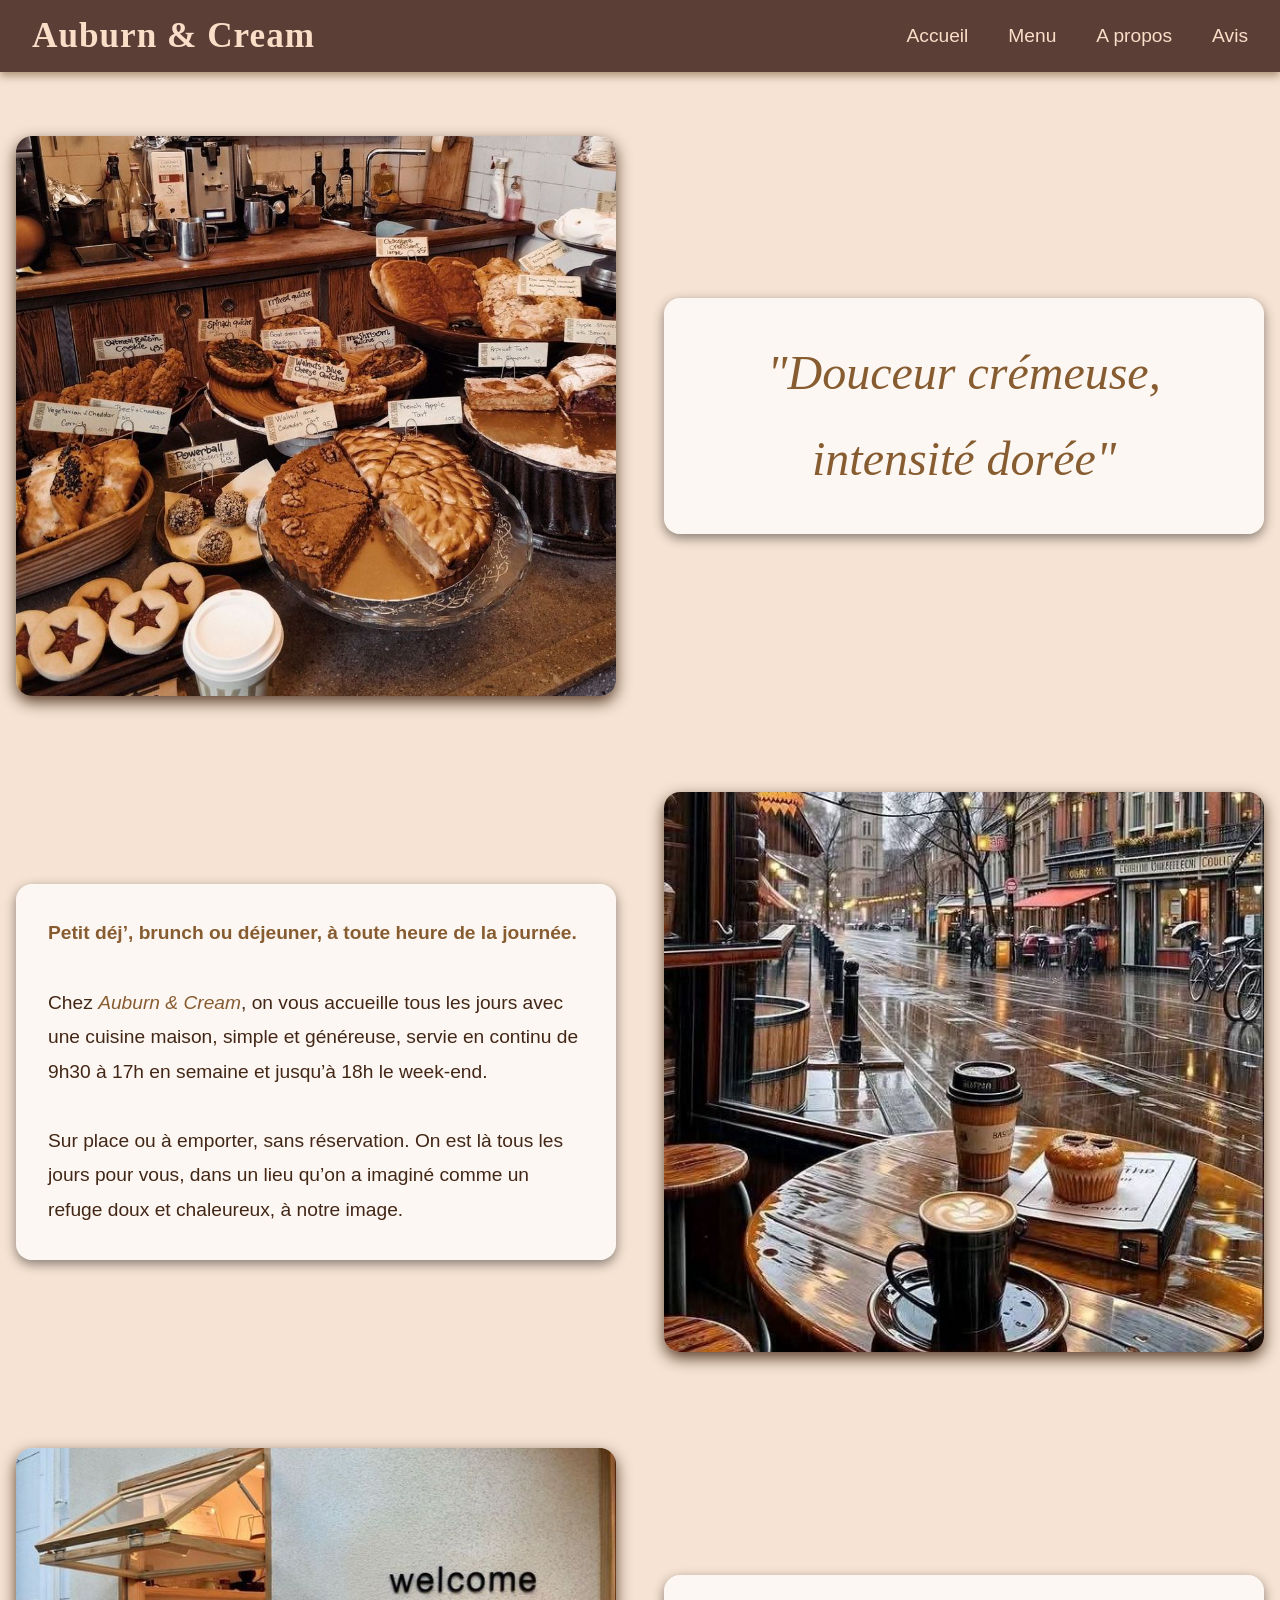
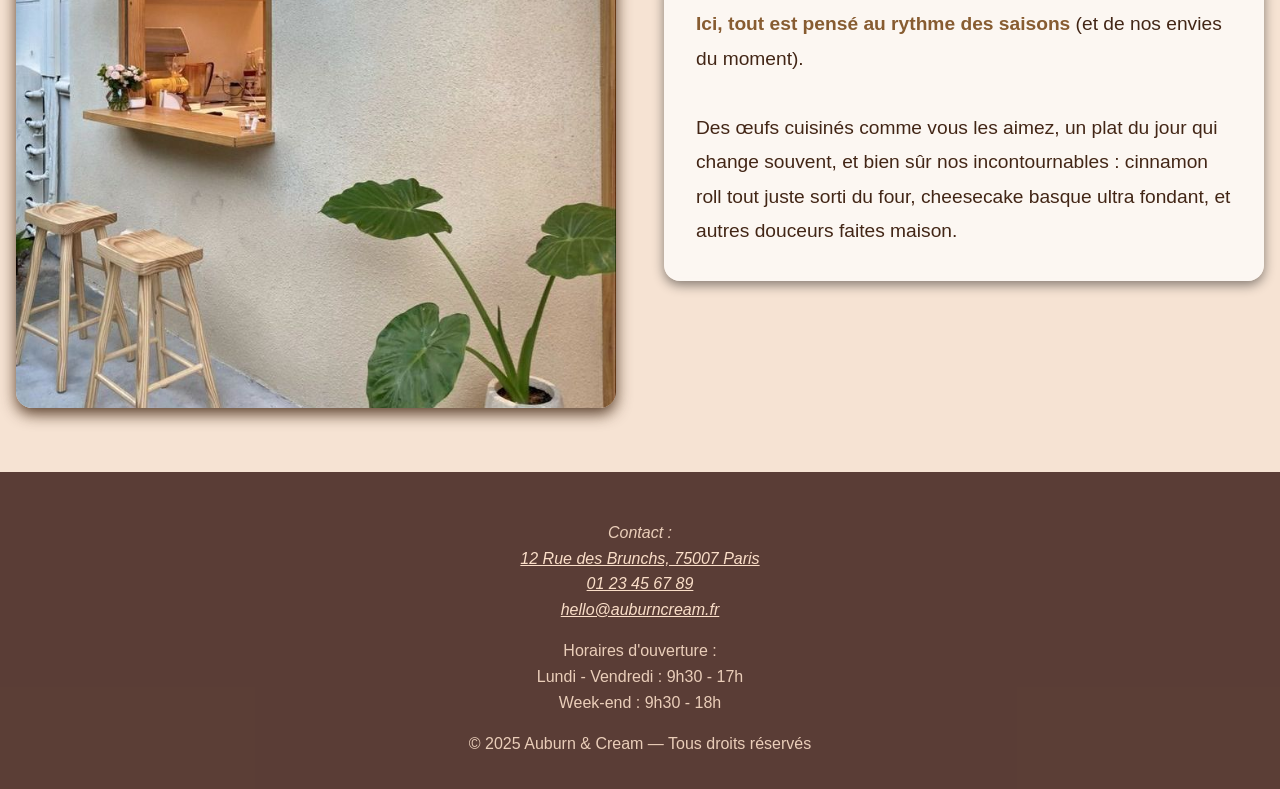
<file: index.html>
<!DOCTYPE html>
<html lang="fr">
<head>
    <meta charset="UTF-8">
    <meta http-equiv="refresh" content="0; url=accueil.html">
    <title>Redirection...</title>
</head>
<body>
    <p>Redirection en cours...</p>
    <script>
        window.location.href = "accueil.html";
    </script>
</body>
</html>
</file>
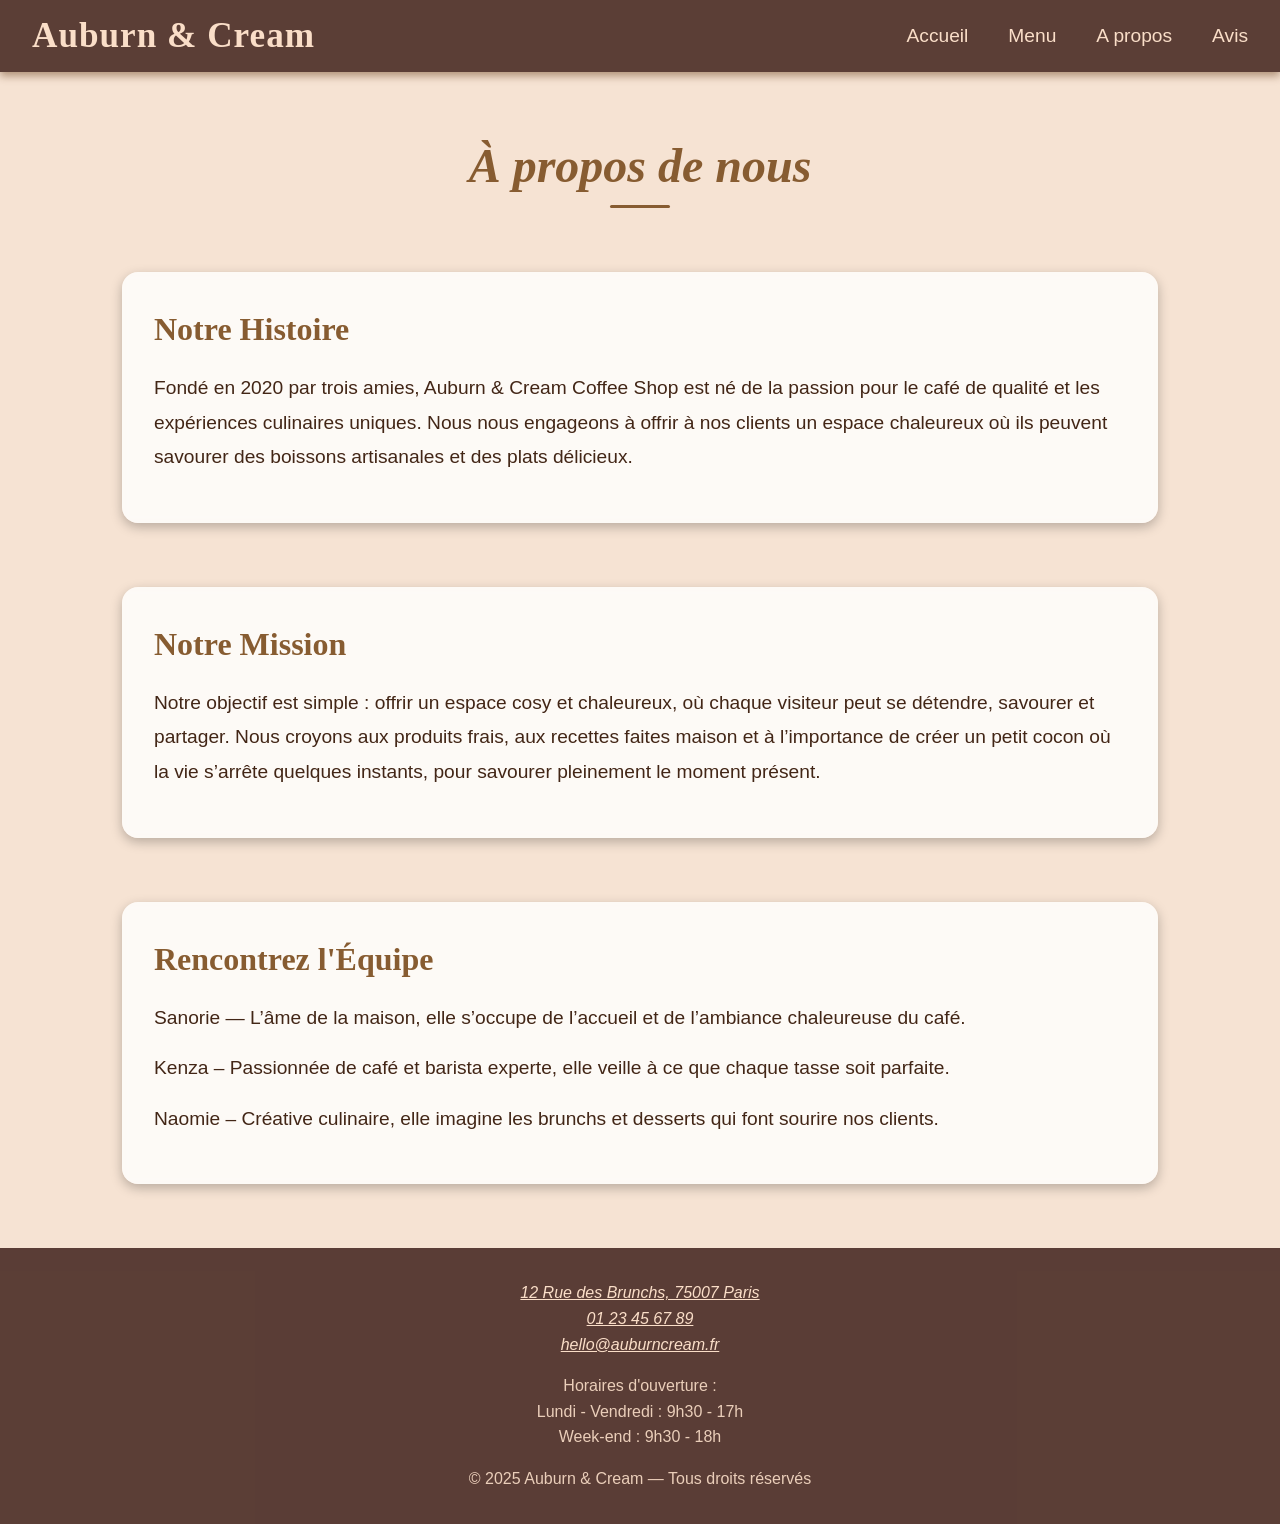
<file: a-propos.html>
<!DOCTYPE html>
<html lang="fr">
<head>  
    <meta charset="UTF-8">
    <meta name="viewport" content="width=device-width, initial-scale=1.0">
    <title>Auburn &amp; Cream - À propos</title>
    <link rel="stylesheet" href="CSS/a-propos.css">
</head>

<body>

    <header>
        <h1 id="logo">
            <a href="accueil.html">Auburn &amp; Cream</a>
        </h1>
            
        <nav aria-label="Navigation principale">
            <ul>
                <li><a href="accueil.html">Accueil</a></li>
                <li><a href="menu.html">Menu</a></li>
                <li><a href="a-propos.html">A propos</a></li>
                <li><a href="avis.html">Avis</a></li>
            </ul>
        </nav>
    </header>

    
    <main>
        <h2>À propos de nous</h2>

        <section class="about-section">
            <h3>Notre Histoire</h3>
            <p>
                Fondé en 2020 par trois amies, Auburn & Cream Coffee Shop est né de la passion pour le café de qualité et les expériences culinaires uniques. Nous nous engageons à offrir à nos clients un espace chaleureux où ils peuvent savourer des boissons artisanales et des plats délicieux.
            </p>
        </section>

        <section class="about-section">
            <h3>Notre Mission</h3>
            <p>
                Notre objectif est simple : offrir un espace cosy et chaleureux, où chaque visiteur peut se détendre, savourer et partager. Nous croyons aux produits frais, aux recettes faites maison et à l’importance de créer un petit cocon où la vie s’arrête quelques instants, pour savourer pleinement le moment présent.
            </p>
        </section>

        <section class="about-section">
            <h3>Rencontrez l'Équipe</h3>
            <p>Sanorie — L’âme de la maison, elle s’occupe de l’accueil et de l’ambiance chaleureuse du café.</p>
            <p>Kenza – Passionnée de café et barista experte, elle veille à ce que chaque tasse soit parfaite.</p>
            <p>Naomie – Créative culinaire, elle imagine les brunchs et desserts qui font sourire nos clients.</p>
        </section>
        </main>

        <footer>
            
            <address>
                <a href="https://www.google.fr/maps/search/12+Rue+des+Brunchs,+75007+Paris/@48.8861543,2.3272931,13z/data=!3m1!4b1?entry=ttu&g_ep=EgoyMDI1MTAxNC4wIKXMDSoASAFQAw%3D%3D" target="_blank">12 Rue des Brunchs, 75007 Paris</a><br>
                <a href="tel:+33123456789">01 23 45 67 89</a><br>
                <a href="mailto:hello@auburncream.fr">hello@auburncream.fr</a>
            </address>
            
            <p>
                Horaires d'ouverture :
                <br>
                Lundi - Vendredi : 9h30 - 17h
                <br>
                Week-end : 9h30 - 18h
            </p>
            
            <p>
                &copy; 2025 Auburn &amp; Cream — Tous droits réservés
            </p>
        
        </footer>
</body>
</html>
</file>
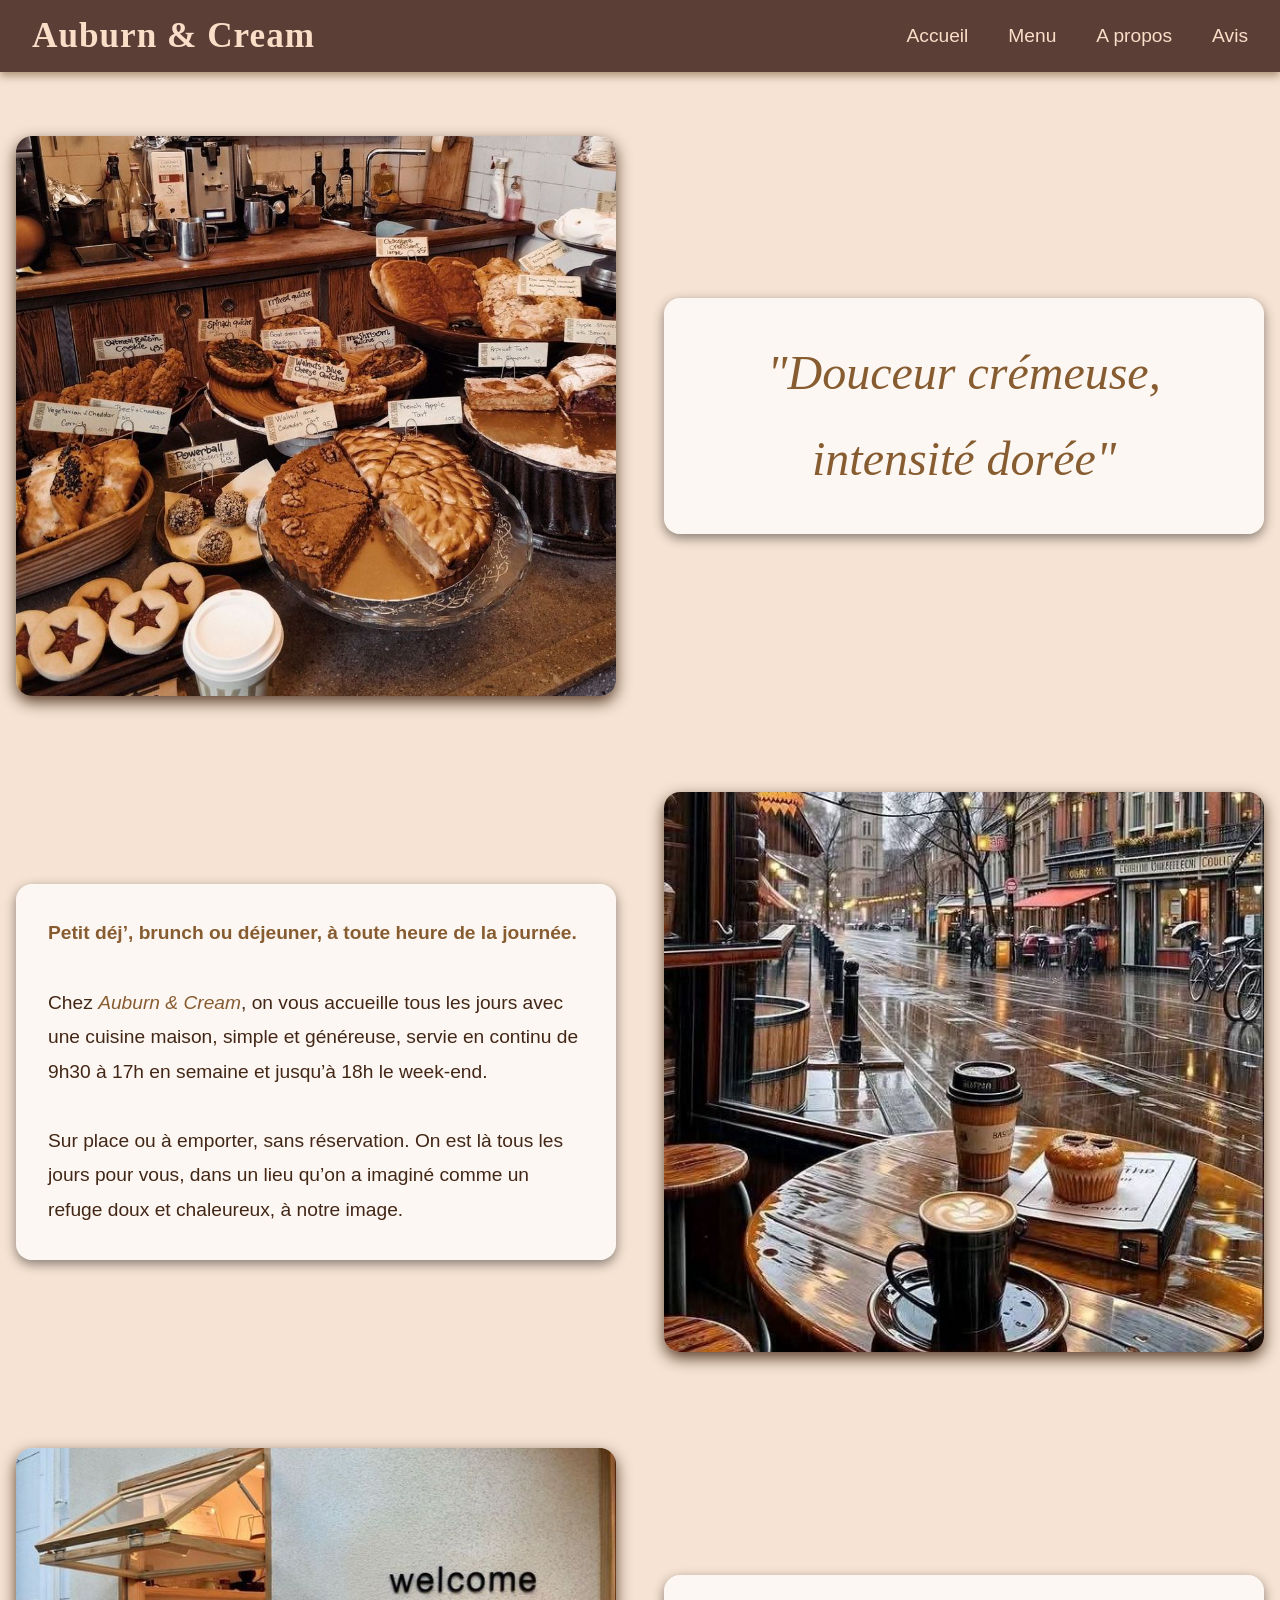
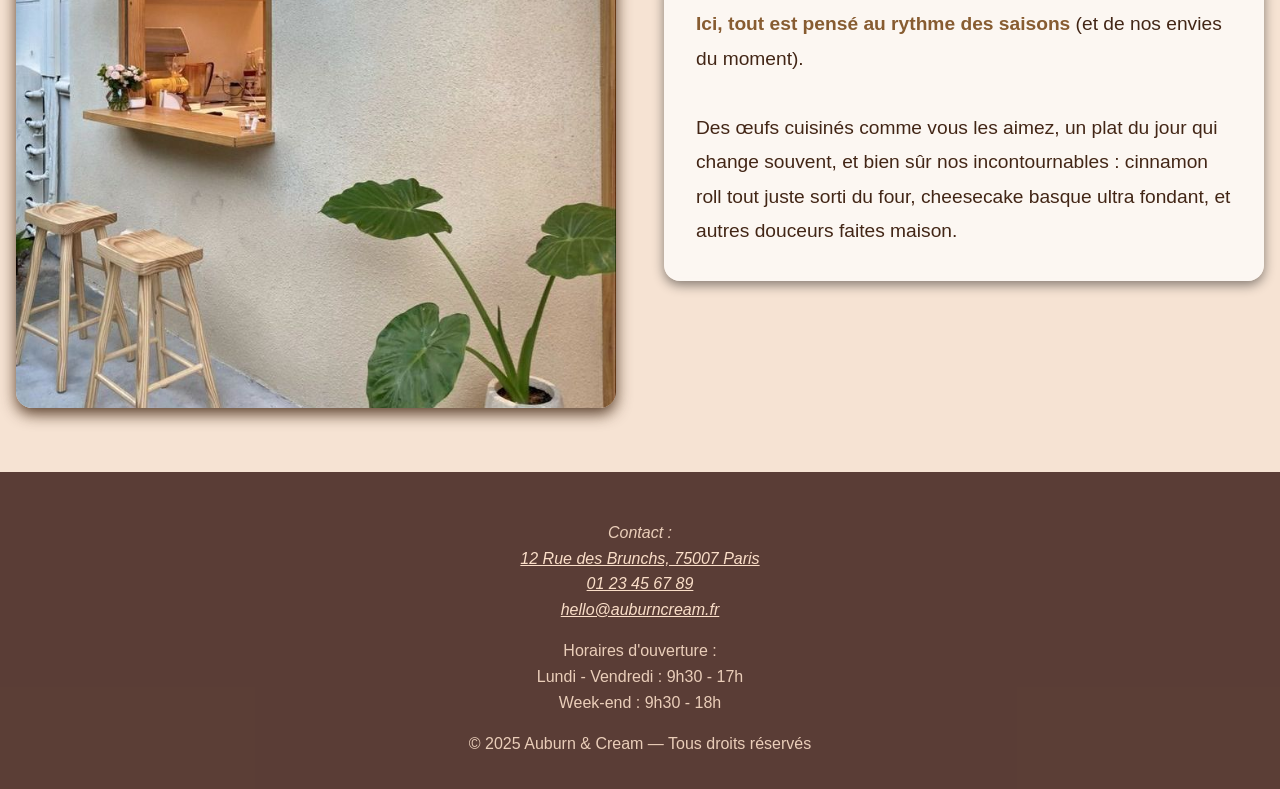
<file: accueil.html>
<!DOCTYPE html>
<html lang="fr">

    <head>
        <meta charset="UTF-8">
        <meta name="viewport" content="width=device-width, initial-scale=1.0">
        <title>Auburn &amp; Cream - Accueil</title>
        <link rel="stylesheet" href="CSS/accueil.css">
    </head>
    
    
    <body>
        
        <header>
            
            <h1 id="logo">
                <a href="accueil.html">Auburn &amp; Cream</a>
            </h1>
            
            <nav aria-label="Navigation principale">
                <ul>
                    <li><a href="accueil.html">Accueil</a></li>
                    <li><a href="menu.html">Menu</a></li>
                    <li><a href="a-propos.html">A propos</a></li>
                    <li><a href="avis.html">Avis</a></li>
                </ul>
            </nav>
        
        </header>
        
        
        <main>

            <section class="block">

                <div class="image">
                    <img src="images/contoir.jpg" alt="Comptoir du café Auburn &amp; Cream">
                </div>

                <div class="text">
                    <blockquote>
                        "Douceur crémeuse,
                        <br>
                        intensité dorée"
                    </blockquote>
                </div>

            </section>
            

            <section class="block">
                
                <div class="text">
                    <p>
                        <strong>Petit déj’, brunch ou déjeuner, à toute heure de la journée.</strong>
                        <br>
                        <br>
                        Chez <em>Auburn &amp; Cream</em>, on vous accueille tous les jours avec une cuisine maison, simple et généreuse, servie en continu de 9h30 à 17h en semaine et jusqu’à 18h le week-end.
                        <br>
                        <br>
                        Sur place ou à emporter, sans réservation. On est là tous les jours pour vous, dans un lieu qu’on a imaginé comme un refuge doux et chaleureux, à notre image.
                    </p>
                </div>
                
                <div class="image">
                    <img src="images/vitrine.jpg" alt="Vitrine interieur Auburn & Cream">
                </div>

            </section>
            
            
            <section class="block">

                <div class="image">
                    <img src="images/facade-exterieur.jpg" alt="Façade extérieur Auburn & Cream">
                </div>
                
                <div class="text">
                    <p>
                        <strong>Ici, tout est pensé au rythme des saisons</strong> (et de nos envies du moment).
                        <br>
                        <br>
                        Des œufs cuisinés comme vous les aimez, un plat du jour qui change souvent, et bien sûr nos incontournables : cinnamon roll tout juste sorti du four, cheesecake basque ultra fondant, et autres douceurs faites maison.
                    </p>
                </div>

            </section>
        
        </main>
        
        
        <footer>
            
            <address>
                <p>Contact :</p>
                <a href="https://www.google.fr/maps/search/12+Rue+des+Brunchs,+75007+Paris/@48.8861543,2.3272931,13z/data=!3m1!4b1?entry=ttu&g_ep=EgoyMDI1MTAxNC4wIKXMDSoASAFQAw%3D%3D" target="_blank">12 Rue des Brunchs, 75007 Paris</a><br>
                <a href="tel:+33123456789">01 23 45 67 89</a><br>
                <a href="mailto:hello@auburncream.fr">hello@auburncream.fr</a>
            </address>
            
            <p>
                Horaires d'ouverture :
                <br>
                Lundi - Vendredi : 9h30 - 17h
                <br>
                Week-end : 9h30 - 18h
            </p>
            
            <p>
                &copy; 2025 Auburn &amp; Cream — Tous droits réservés
            </p>
        
        </footer>
    
    </body>
    
</html>
</file>
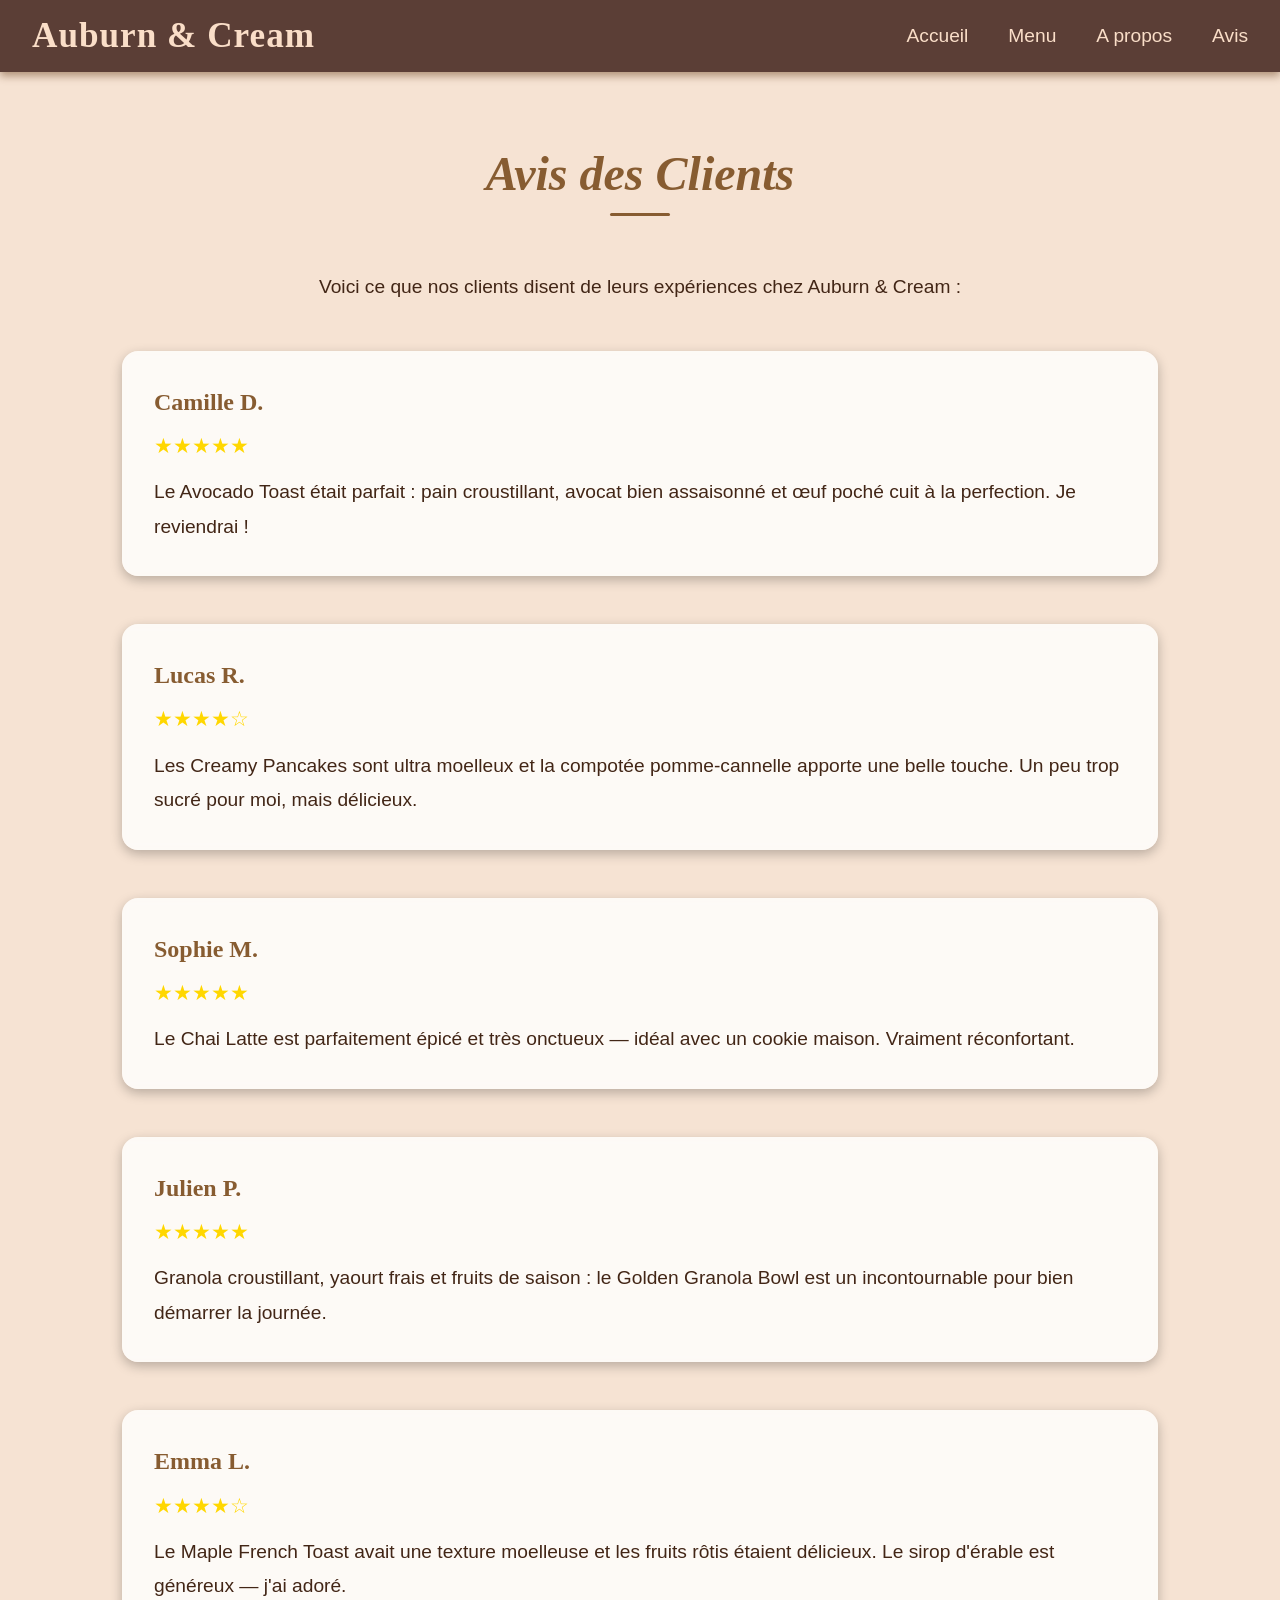
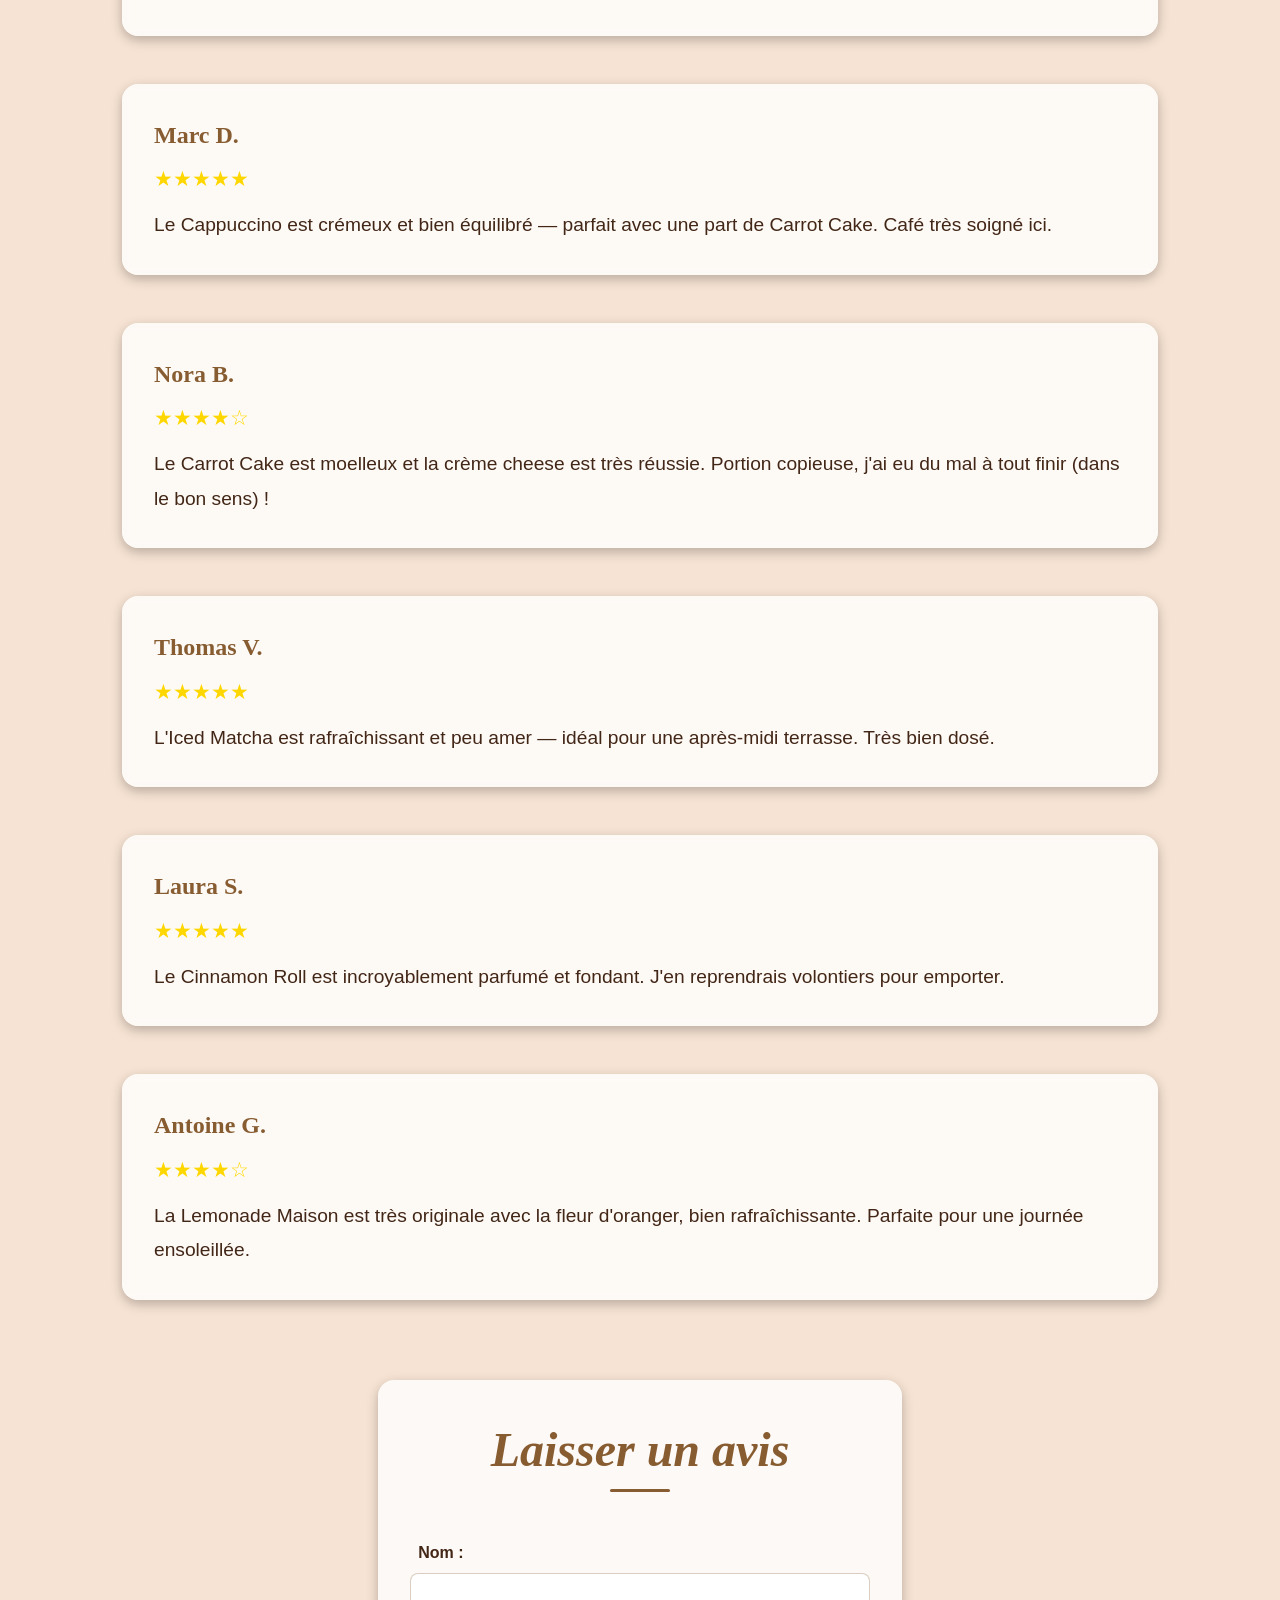
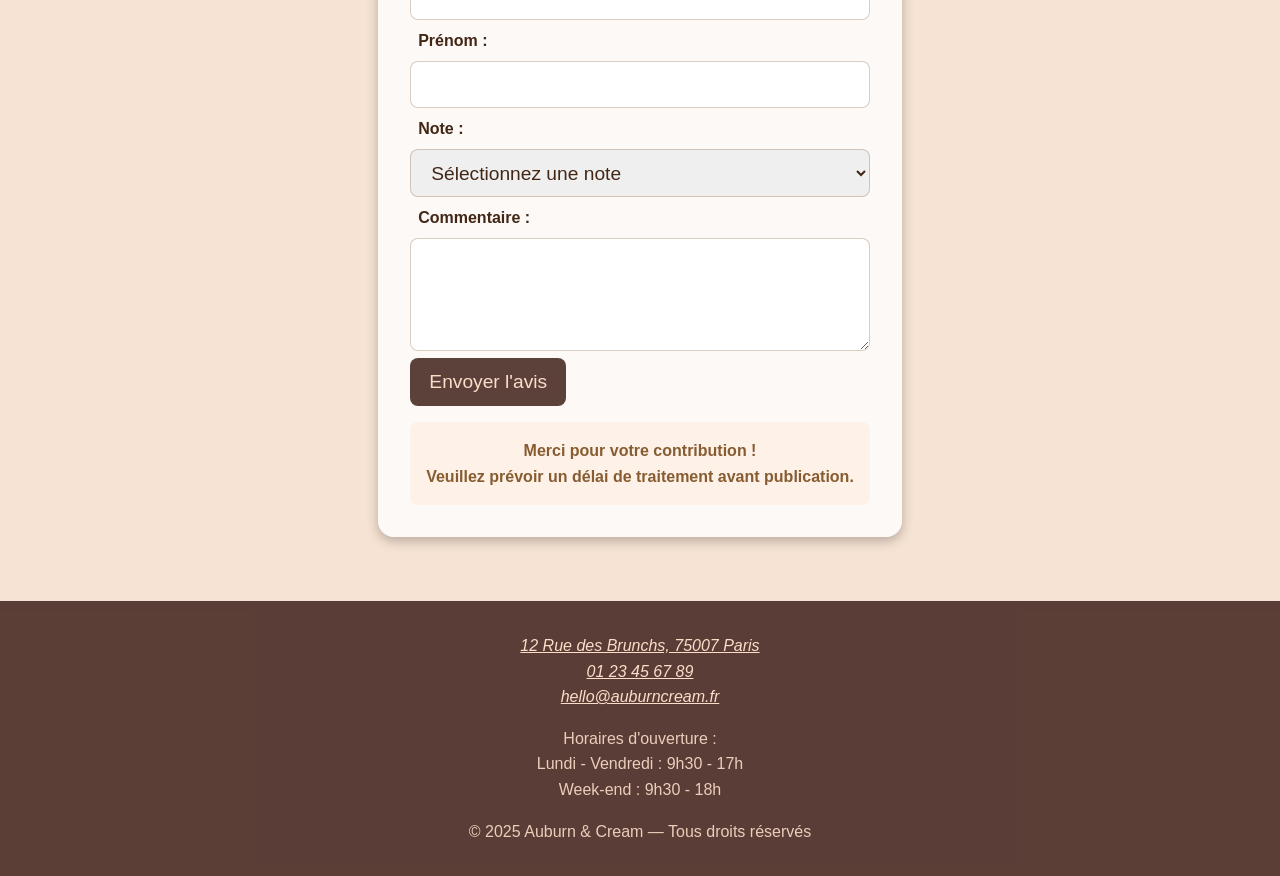
<file: avis.html>
<!DOCTYPE html>
<html lang="fr">
  
<head>
    <meta charset="UTF-8">
    <meta name="viewport" content="width=device-width, initial-scale=1.0">
    <title>Auburn &amp; Cream - Avis</title>
    <link rel="stylesheet" href="CSS/avis.css">
</head>
    
<body>
    <header>
        <h1 id="logo">
            <a href="accueil.html">Auburn &amp; Cream</a>
        </h1>

        <nav aria-label="Navigation principale">
            <ul>
                <li><a href="accueil.html">Accueil</a></li>
                <li><a href="menu.html">Menu</a></li>
                <li><a href="a-propos.html">A propos</a></li>
                <li><a href="avis.html">Avis</a></li>
            </ul>
        </nav>
    </header>

    
    <main>
        <section class="reviews">
            <h2>Avis des Clients</h2>
            <p>Voici ce que nos clients disent de leurs expériences chez Auburn & Cream :</p>

            <article class="review">
                <h3>Camille D.</h3>
                <div class="stars" aria-label="5 sur 5">★★★★★</div>
                <p>
                    Le Avocado Toast était parfait : pain croustillant, avocat bien assaisonné et œuf poché cuit à la perfection. Je reviendrai !
                </p>
            </article>

            <article class="review">
                <h3>Lucas R.</h3>
                <div class="stars" aria-label="4 sur 5">★★★★☆</div>
                <p>
                    Les Creamy Pancakes sont ultra moelleux et la compotée pomme-cannelle apporte une belle touche. Un peu trop sucré pour moi, mais délicieux.
                </p>
            </article>

            <article class="review">
                <h3>Sophie M.</h3>
                <div class="stars" aria-label="5 sur 5">★★★★★</div>
                <p>
                    Le Chai Latte est parfaitement épicé et très onctueux — idéal avec un cookie maison. Vraiment réconfortant.
                </p>
            </article>

            <article class="review">
                <h3>Julien P.</h3>
                <div class="stars" aria-label="5 sur 5">★★★★★</div>
                <p>
                    Granola croustillant, yaourt frais et fruits de saison : le Golden Granola Bowl est un incontournable pour bien démarrer la journée.
                </p>
            </article>

            <article class="review">
                <h3>Emma L.</h3>
                <div class="stars" aria-label="4 sur 5">★★★★☆</div>
                <p>
                    Le Maple French Toast avait une texture moelleuse et les fruits rôtis étaient délicieux. Le sirop d'érable est généreux — j'ai adoré.
                </p>
            </article>

            <article class="review">
                <h3>Marc D.</h3>
                <div class="stars" aria-label="5 sur 5">★★★★★</div>
                <p>
                    Le Cappuccino est crémeux et bien équilibré — parfait avec une part de Carrot Cake. Café très soigné ici.
                </p>
            </article>

            <article class="review">
                <h3>Nora B.</h3>
                <div class="stars" aria-label="4 sur 5">★★★★☆</div>
                <p>
                    Le Carrot Cake est moelleux et la crème cheese est très réussie. Portion copieuse, j'ai eu du mal à tout finir (dans le bon sens) !
                </p>
            </article>

            <article class="review">
                <h3>Thomas V.</h3>
                <div class="stars" aria-label="5 sur 5">★★★★★</div>
                <p>
                    L'Iced Matcha est rafraîchissant et peu amer — idéal pour une après-midi terrasse. Très bien dosé.
                </p>
            </article>

            <article class="review">
                <h3>Laura S.</h3>
                <div class="stars" aria-label="5 sur 5">★★★★★</div>
                <p>
                    Le Cinnamon Roll est incroyablement parfumé et fondant. J'en reprendrais volontiers pour emporter.
                </p>
            </article>

            <article class="review">
                <h3>Antoine G.</h3>
                <div class="stars" aria-label="4 sur 5">★★★★☆</div>
                <p>
                    La Lemonade Maison est très originale avec la fleur d'oranger, bien rafraîchissante. Parfaite pour une journée ensoleillée.
                </p>
            </article>
        </section>

        <section class="avis-form">
            <h2>Laisser un avis</h2>
            <form class="review-form">
                <label for="nom">Nom :</label>
                <input type="text" id="nom" name="nom" required>
                
                <label for="prenom">Prénom :</label>
                <input type="text" id="prenom" name="prenom" required>
                
                <label for="rating">Note :</label>
                <select id="rating" name="rating" required>
                    <option value="">Sélectionnez une note</option>
                    <option value="5">★★★★★</option>
                    <option value="4">★★★★☆</option>
                    <option value="3">★★★☆☆</option>
                    <option value="2">★★☆☆☆</option>
                    <option value="1">★☆☆☆☆</option>
                </select>

                <label for="comment">Commentaire :</label>
                <textarea id="comment" name="comment" rows="4" required></textarea>
                
                <button type="submit">Envoyer l'avis</button>

                <p class="merci">
                    Merci pour votre contribution !
                    <br>
                    Veuillez prévoir un délai de traitement avant publication.
                </p>
            </form>
        </section>
    </main>
    
    
    <footer>
        <address>
            <a href="https://www.google.fr/maps/search/12+Rue+des+Brunchs,+75007+Paris/@48.8861543,2.3272931,13z/data=!3m1!4b1?entry=ttu&g_ep=EgoyMDI1MTAxNC4wIKXMDSoASAFQAw%3D%3D" target="_blank">12 Rue des Brunchs, 75007 Paris</a><br>
            <a href="tel:+33123456789">01 23 45 67 89</a><br>
            <a href="mailto:hello@auburncream.fr">hello@auburncream.fr</a>
        </address>
        
        <p>
            Horaires d'ouverture :
            <br>
            Lundi - Vendredi : 9h30 - 17h
            <br>
            Week-end : 9h30 - 18h
        </p>
        
        <p>
            &copy; 2025 Auburn &amp; Cream — Tous droits réservés
        </p>
    
    </footer>

</body>
</html>
</file>
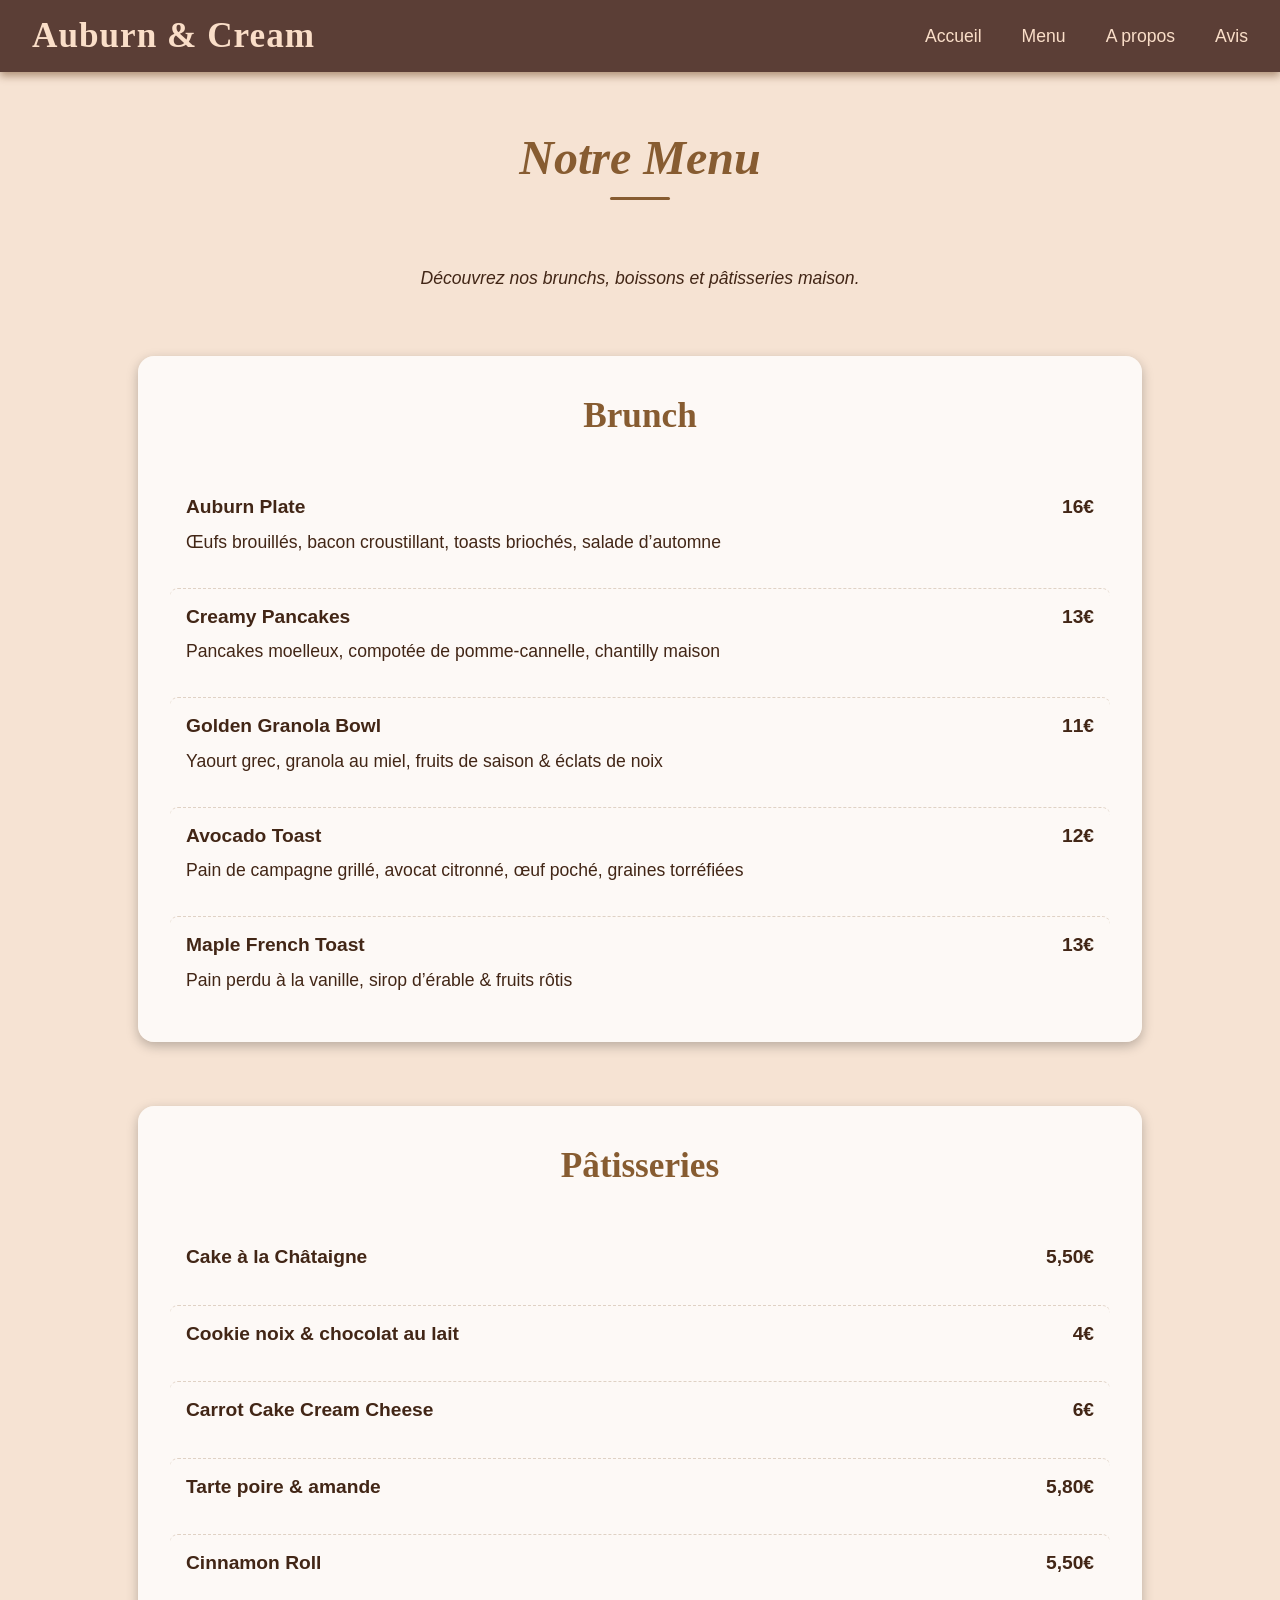
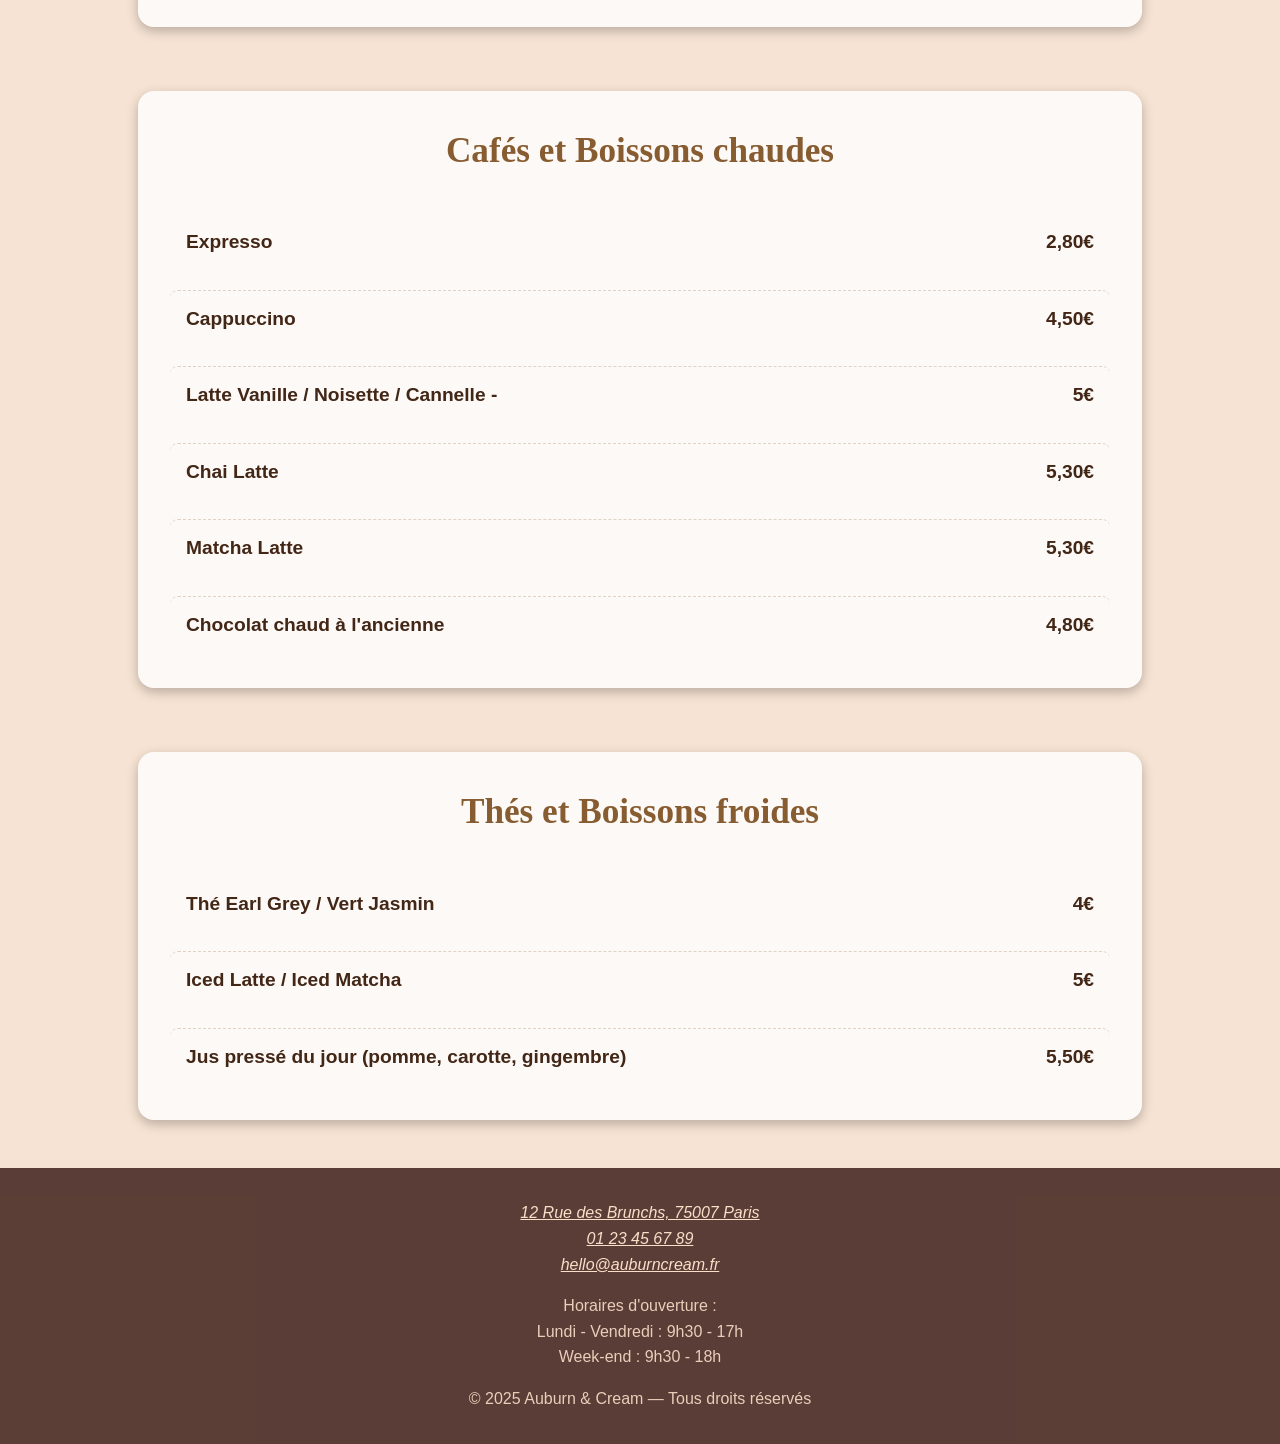
<file: menu.html>
<!DOCTYPE html>
<html lang="fr">

    <head>
        <meta charset="UTF-8">
        <meta name="viewport" content="width=device-width, initial-scale=1.0">
        <title>Auburn &amp; Cream - Menu</title>
        <link rel="stylesheet" href="CSS/menu.css">
    </head>
    
    
    <body>
        
        <header>
            
            <h1 id="logo">
                <a href="accueil.html">Auburn &amp; Cream</a>
            </h1>
            
            <nav aria-label="Navigation principale">
                <ul>
                    <li><a href="accueil.html">Accueil</a></li>
                    <li><a href="menu.html">Menu</a></li>
                    <li><a href="a-propos.html">A propos</a></li>
                    <li><a href="avis.html">Avis</a></li>
                </ul>
            </nav>
        
        </header>
        
        
        <main>

            <h2>Notre Menu</h2>
            <p>Découvrez nos brunchs, boissons et pâtisseries maison.</p>
            
            <section class="menu-section">
                <h3>Brunch</h3>
                
                <ul>
                    <li>
                        <h4>Auburn Plate <span class="price">16€</span></h4>
                        <p>Œufs brouillés, bacon croustillant, toasts briochés, salade d’automne</p>
                    </li>                
                    <li>
                        <h4>Creamy Pancakes <span class="price">13€</span></h4>
                        <p>Pancakes moelleux, compotée de pomme-cannelle, chantilly maison</p>
                    </li>
                    <li>
                        <h4>Golden Granola Bowl <span class="price">11€</span></h4>
                        <p>Yaourt grec, granola au miel, fruits de saison & éclats de noix</p>
                    </li>                
                    <li>
                        <h4>Avocado Toast <span class="price">12€</span></h4>
                        <p>Pain de campagne grillé, avocat citronné, œuf poché, graines torréfiées </p>
                    </li>                
                    <li>
                        <h4>Maple French Toast <span class="price">13€</span></h4>
                        <p>Pain perdu à la vanille, sirop d’érable & fruits rôtis</p>
                    </li>           
                </ul>
            </section> 

            <section class="menu-section">
                <h3>Pâtisseries</h3>
                
                <ul>                
                    <li><h4>Cake à la Châtaigne <span class="price">5,50€</span></h4></li>               
                    <li><h4>Cookie noix & chocolat au lait <span class="price">4€</span></h4></li>               
                    <li><h4>Carrot Cake Cream Cheese <span class="price">6€</span></h4></li>                
                    <li><h4>Tarte poire & amande <span class="price">5,80€</span></h4></li>               
                    <li><h4>Cinnamon Roll <span class="price">5,50€</span></h4></li>
                </ul>        
            </section> 
            
            <section class="menu-section">
                <h3>Cafés et Boissons chaudes</h3>
                
                <ul>
                    <li><h4>Expresso <span class="price">2,80€</span></h4></li>
                    <li><h4>Cappuccino <span class="price">4,50€</span></h4></li>
                    <li><h4>Latte Vanille / Noisette / Cannelle - <span class="price">5€</span></h4></li>                
                    <li><h4>Chai Latte <span class="price">5,30€</span></h4></li>                
                    <li><h4>Matcha Latte <span class="price">5,30€</span></h4></li>                
                    <li><h4>Chocolat chaud à l'ancienne <span class="price">4,80€</span></h4></li>            
                </ul>
            </section>

            <section class="menu-section">
                <h3>Thés et Boissons froides</h3>
                
                <ul>
                    <li><h4>Thé Earl Grey / Vert Jasmin <span class="price">4€</span></h4></li>
                    <li><h4>Iced Latte / Iced Matcha <span class="price">5€</span></h4></li>
                    <li><h4>Jus pressé du jour (pomme, carotte, gingembre) <span class="price">5,50€</span></h4></li>
                </ul>
            </section>

        </main>
        
        <footer>

            <address>
                <a href="https://www.google.fr/maps/search/12+Rue+des+Brunchs,+75007+Paris/@48.8861543,2.3272931,13z/data=!3m1!4b1?entry=ttu&g_ep=EgoyMDI1MTAxNC4wIKXMDSoASAFQAw%3D%3D" target="_blank">12 Rue des Brunchs, 75007 Paris</a><br>
                <a href="tel:+33123456789">01 23 45 67 89</a><br>
                <a href="mailto:hello@auburncream.fr">hello@auburncream.fr</a>
            </address>
            
            <p>
                Horaires d'ouverture :
                <br>
                Lundi - Vendredi : 9h30 - 17h
                <br>
                Week-end : 9h30 - 18h
            </p>
            
            <p>
                &copy; 2025 Auburn &amp; Cream — Tous droits réservés
            </p>
        
        </footer>

    </body>

</html>
</file>
<file: CSS/a-propos.css>
/* RESET */
* {
  margin: 0;
  padding: 0;
  box-sizing: border-box;
}

ul, ol {
  list-style: none;
}

a {
  text-decoration: none;
  color: inherit;
}

/* VARIABLES GLOBALES */

:root {
  --color-primary: #3d1e18d6;      /* brun */
  --color-secondary: #fadec8;      /* beige */
  --color-bg: #f6e3d3;             /* fond */
  --color-text: #422616;           /* texte */
  --color-accent: #875c31;         /* détails / hover + logo */

  --font-primary: 'Lora', serif;              /* titres */
  --font-secondary: 'Poppins', sans-serif;   /* texte */

  --font-size-footer: 1rem;
  --font-size-h1: 2.2rem;
  --font-size-h2: 3rem;
  --font-size-h3: 2rem;
  --font-size-p: 1.2rem;
}

/* BODY */

body {
  font-family: var(--font-secondary);
  background-color: var(--color-bg);
  color: var(--color-text);
  line-height: 1.6;
  padding-top: 2rem;
}


/* HEADER */

header {
  position: fixed;
  top: 0;
  left: 0;
  width: 100%;
  height: 4.5rem;

  display: flex;
  justify-content: space-between;
  align-items: center;
    
  background-color: var(--color-primary);
  padding: 0 2rem;
  z-index: 1000;

  box-shadow: 0 4px 8px rgba(89, 45, 9, 0.445);
  transition: background-color 0.3s ease, box-shadow 0.3s ease;
}

nav ul {
  display: flex;
  gap: 2.5rem;
  font-size: var(--font-size-p);
}

nav a {
  color: var(--color-secondary);
  position: relative;
  transition: color 0.3s ease;
}

nav a::after {
  content: "";
  position: absolute;
  left: 0;
  bottom: -3px;
  width: 0%;
  height: 2px;
  background-color: var(--color-accent);
  transition: width 0.3s ease;
}

nav a:hover {
  color: var(--color-accent);
}

nav a:hover::after {
  width: 100%;
}

#logo {
  font-family: var(--font-primary);
  font-size: var(--font-size-h1);
  color: var(--color-secondary);
  letter-spacing: 1px;
  transition: color 0.3s ease-in-out;
}

#logo:hover {
  color: var(--color-accent);
}


/* MAIN CONTENT */

main {
  max-width: 1100px;
  margin: 0 auto;
  padding: 6rem 2rem 4rem;
  display: flex;
  flex-direction: column;
  gap: 4rem;
}

h2 {
  text-align: center;
  font-size: var(--font-size-h2);
  font-family: var(--font-primary);
  font-style: italic;
  color: var(--color-accent);
}

h2::after {
  content: "";
  display: block;
  width: 60px;
  height: 3px;
  background-color: var(--color-accent);
  margin: 0rem auto;
  border-radius: 2px;
}

.about-section {
  background-color: rgba(255, 255, 255, 0.8);
  backdrop-filter: blur(3px);
  border-radius: 1rem;
  padding: 2rem;
  box-shadow: 0 4px 12px rgba(0, 0, 0, 0.25);
  transition: transform 0.2s ease, background-color 0.3s ease;
}

.about-section:hover {
  transform: scale(1.02);
}

.about-section h3 {
  font-family: var(--font-primary);
  font-size: var(--font-size-h3);
  color: var(--color-accent);
  margin-bottom: 1rem;
}

.about-section p {
  font-size: var(--font-size-p);
  line-height: 1.8;
  color: var(--color-text);
  margin-bottom: 1rem;
}


/* FOOTER */

footer {
  background-color: var(--color-primary);
  color: var(--color-secondary);
  text-align: center;
  font-size: var(--font-size-footer);
  padding: 2rem 1rem;
  line-height: 1.6;
}

footer a {
  color: var(--color-secondary);
  text-decoration: underline;
  transition: color 0.3s ease;
}

footer p {
  margin-top: 1rem;
  opacity: 0.9;
}

address a:hover {
  color: var(--color-accent);
}


/*RESPONSIVE*/

@media (max-width: 768px) {
  html {
    font-size: smaller;
  }

  header {
    flex-direction: column;
    height: auto;
    padding: 0.8rem;
    gap: 0.5rem;
  }

  nav ul {
    gap: 1.5rem;
  }

  main {
    padding: 5rem 1rem 3rem;
    gap: 3rem;
  }

  .about-section h3 {
    font-size: 1.6rem;
  }

  .about-section p {
    font-size: 1.1rem;
  }
}
</file>
<file: CSS/accueil.css>
/* RESET */

* {
  margin: 0;
  padding: 0;
  box-sizing: border-box;
}

ul, ol {
  list-style: none;
}

a {
  text-decoration: none;
  color: inherit;
}

img {
  max-width: 100%;
  display: block;
}

/* VARIABLES GLOBALES */

:root {
  --color-primary: #3d1e18d6;      /* brun */
  --color-secondary: #fadec8;    /* beige */
  --color-bg: #f6e3d3;           /* fond */
  --color-text: #422616;         /* texte */
  --color-accent: #875c31;       /* détails ou hover + logo */

  --font-primary: 'Lora', serif;            /* titres */
  --font-secondary: 'Poppins', sans-serif;  /* texte */

  --font-size-footer: 1rem;
  --font-size-h1: 2.2rem;
  --font-size-h2: 3rem;
  --font-size-p: 1.2rem;
}

/* BODY */

body {
  font-family: var(--font-secondary);
  background-color: var(--color-bg);
  padding-top: 4.5rem;
}

/* HEADER */

header {
  position: fixed;
  top: 0;
  left: 0;
  width: 100%;
  height: 4.5rem;

  display: flex;
  justify-content: space-between;
  align-items: center;
    
  background-color: var(--color-primary);
  padding: 0 2rem;
  z-index: 1000;

  box-shadow: 0 4px 8px rgba(89, 45, 9, 0.445);
  transition: background-color 0.3s ease, box-shadow 0.3s ease;
}

nav ul {
  display: flex;
  gap: 2.5rem;
  font-size: var(--font-size-p);
}

nav a {
  color: var(--color-secondary);
  position: relative;
  transition: color 0.3s ease;
}

nav a::after {
  content: "";
  position: absolute;
  left: 0;
  bottom: -3px;
  width: 0%;
  height: 2px;
  background-color: var(--color-accent);
  transition: width 0.3s ease;
}

nav a:hover {
  color: var(--color-accent);
}

nav a:hover::after {
  width: 100%;
}

#logo {
  font-family: var(--font-primary);
  font-size: var(--font-size-h1);
  color: var(--color-secondary);
  letter-spacing: 1px;
  transition: color 0.3s ease-in-out;
}

#logo:hover {
  color: var(--color-accent);
}


/* MAIN CONTENT */

main {
  max-width: 1300px;
  margin: 0 auto;
  padding: 4rem 1rem;
  display: flex;
  flex-direction: column;
  gap: 6rem;
}

blockquote {
  font-family: var(--font-primary);
  font-style: italic;
  font-size: var(--font-size-h2);
  text-align: center;
  color: var(--color-accent);
}

.block {
  display: grid;
  grid-template-columns: 1fr 1fr;
  align-items: center;
  gap: 3rem;
}

.text {
  font-size: var(--font-size-p);
  line-height: 1.8;
  color: var(--color-text);
  background-color: rgba(255, 255, 255, 0.7); /* semi-transparent */
  backdrop-filter: blur(3px); /* effet verre dépoli */
  border-radius: 1rem;
  padding: 2rem;
  box-shadow: 0 4px 12px rgba(0, 0, 0, 0.461);
}

.text strong {
  color: var(--color-accent);
  font-weight: 600;
}

.text em {
  color: var(--color-accent);
}

.image img {
  width: 100%;
  height: 35rem;
  object-fit: cover;
  border-radius: 1rem;
  box-shadow: 0 6px 15px rgba(56, 28, 7, 0.822);
  transition: transform 0.3s ease, filter 0.3s ease;
}

.image img:hover {
  transform: scale(1.03);
  filter: brightness(1.1);
}

/* STYLE FOOTER */

footer {
  background-color: var(--color-primary);
  color: var(--color-secondary);
  text-align: center;
  font-size: var(--font-size-footer);
  padding: 2rem 1rem;
  line-height: 1.6;
}

footer a {
  color: var(--color-secondary);
  text-decoration: underline;
  transition: color 0.3s ease;
}

footer p {
  margin-top: 1rem;
  opacity: 0.9;
}

address a:hover {
  color: var(--color-accent);
}

/* MEDIA QUERIES - RESPONSIVE */

@media (max-width: 768px) {
  html {
    font-size: smaller;
  }

  header {
    flex-direction: column;
    height: auto;
    padding: 0.8rem;
    gap: 0.5rem;
  }

  nav ul {
    gap: 2rem;
  }

  .block {
    grid-template-columns: 1fr;
    gap: 2rem;
    text-align: center;
  }
  .image img {
    height: auto;
  }
}
</file>
<file: CSS/avis.css>
/* RESET */
* {
  margin: 0;
  padding: 0;
  box-sizing: border-box;
}

ul, ol {
  list-style: none;
}

a {
  text-decoration: none;
  color: inherit;
}

/* VARIABLES GLOBALES */
:root {
  --color-primary: #3d1e18d6;      /* brun */
  --color-secondary: #fadec8;      /* beige */
  --color-bg: #f6e3d3;             /* fond */
  --color-text: #422616;           /* texte */
  --color-accent: #875c31;         /* détails / hover + logo */

  --font-primary: 'Lora', serif;          /* titres */
  --font-secondary: 'Poppins', sans-serif; /* texte */

  --font-size-footer: 1rem;
  --font-size-h1: 2.2rem;
  --font-size-h2: 3rem;
  --font-size-p: 1.2rem;
}

/* BODY */
body {
  font-family: var(--font-secondary);
  background-color: var(--color-bg);
  color: var(--color-text);
  line-height: 1.6;
  padding-top: 4.5rem;
}

/* HEADER */
header {
  position: fixed;
  top: 0;
  left: 0;
  width: 100%;
  height: 4.5rem;

  display: flex;
  justify-content: space-between;
  align-items: center;
    
  background-color: var(--color-primary);
  padding: 0 2rem;
  z-index: 1000;

  box-shadow: 0 4px 8px rgba(89, 45, 9, 0.445);
  transition: background-color 0.3s ease, box-shadow 0.3s ease;
}

#logo {
  font-family: var(--font-primary);
  font-size: var(--font-size-h1);
  color: var(--color-secondary);
  letter-spacing: 1px;
  transition: color 0.3s ease-in-out;
}

#logo:hover {
  color: var(--color-accent);
}

nav ul {
  display: flex;
  gap: 2.5rem;
  font-size: var(--font-size-p);
}

nav a {
  color: var(--color-secondary);
  position: relative;
  transition: color 0.3s ease;
}

nav a::after {
  content: "";
  position: absolute;
  left: 0;
  bottom: -3px;
  width: 0%;
  height: 2px;
  background-color: var(--color-accent);
  transition: width 0.3s ease;
}

nav a:hover {
  color: var(--color-accent);
}

nav a:hover::after {
  width: 100%;
}

/* CONTENU PRINCIPAL */
main {
  max-width: 1100px;
  margin: 0 auto;
  padding: 4rem 2rem 4rem;
  display: flex;
  flex-direction: column;
  gap: 5rem; /* augmente légèrement l’espace général */
}

h2 {
  text-align: center;
  font-size: var(--font-size-h2);
  font-family: var(--font-primary);
  font-style: italic;
  color: var(--color-accent);
}

h2::after {
  content: "";
  display: block;
  width: 60px;
  height: 3px;
  background-color: var(--color-accent);
  margin: 0rem auto;
  border-radius: 2px;
}

h2 + p {
  text-align: center;
  font-size: var(--font-size-p);
  color: var(--color-text);
  margin-top: 0.5rem;
}

/* SECTION AVIS */
.reviews {
  display: flex;
  flex-direction: column;
  gap: 3rem; /* espace entre les avis */
}

.review {
  background-color: rgba(255, 255, 255, 0.8);
  backdrop-filter: blur(3px);
  border-radius: 1rem;
  padding: 2rem;
  box-shadow: 0 4px 12px rgba(0, 0, 0, 0.25);
  transition: transform 0.2s ease, box-shadow 0.2s ease;
}

.review:hover {
  transform: translateY(-3px);
  box-shadow: 0 6px 15px rgba(0, 0, 0, 0.3);
}

.review h3 {
  font-family: var(--font-primary);
  font-size: 1.5rem;
  color: var(--color-accent);
  margin-bottom: 0.5rem;
}

.stars {
  color: gold;
  font-size: 1.3rem;
  margin-bottom: 0.8rem;
}

.review p {
  font-size: var(--font-size-p);
  color: var(--color-text);
  line-height: 1.8;
}

/* FORMULAIRE AVIS */
.avis-form {
  background-color: rgba(255, 255, 255, 0.8);
  border-radius: 1rem;
  padding: 2rem;
  box-shadow: 0 4px 12px rgba(0, 0, 0, 0.25);
  max-width: 700px;
  margin: 0 auto;
  display: flex;
  flex-direction: column;
  gap: 1.5rem;
}

.avis-form h2 {
  font-family: var(--font-primary);
  font-size: var(--font-size-h2);
  color: var(--color-accent);
  text-align: center;
  margin-bottom: 1rem;
}

.avis-form label {
  font-family: var(--font-secondary);
  font-weight: 600;
  color: var(--color-text);
  margin: 0.5rem;
  display: block;
}

.avis-form input, .avis-form textarea, .avis-form select {
  width: 100%;
  padding: 0.7rem 1rem;
  border-radius: 0.5rem;
  border: 1px solid rgba(135, 92, 49, 0.3);
  font-family: var(--font-secondary);
  font-size: var(--font-size-p);
  color: var(--color-text);
  outline: none;
  transition: border 0.3s ease, box-shadow 0.3s ease;
}

.avis-form input:focus,
.avis-form textarea:focus,
.avis-form select:focus {
  border-color: var(--color-accent);
  box-shadow: 0 0 5px rgba(135, 92, 49, 0.3);
}

.avis-form textarea {
  resize: vertical;
}

.avis-form button {
  background-color: var(--color-primary);
  color: var(--color-secondary);
  font-family: var(--font-secondary);
  font-size: var(--font-size-p);
  padding: 0.8rem 1.2rem;
  border: none;
  border-radius: 0.5rem;
  cursor: pointer;
  transition: background-color 0.3s ease, transform 0.2s ease;
}

.avis-form button:hover {
  background-color: var(--color-accent);
  transform: scale(1.05);
}

/* MESSAGE DE REMERCIEMENT */
.avis-form .merci {
  margin-top: 1rem;
  padding: 1rem;
  background-color: rgba(250, 222, 200, 0.3);
  border-radius: 0.5rem;
  font-family: var(--font-secondary);
  font-weight: bold;
  color: var(--color-accent);
  text-align: center;
}


/* FOOTER */
footer {
  background-color: var(--color-primary);
  color: var(--color-secondary);
  text-align: center;
  font-size: var(--font-size-footer);
  padding: 2rem 1rem;
  line-height: 1.6;
}

footer a {
  color: var(--color-secondary);
  text-decoration: underline;
  transition: color 0.3s ease;
}

footer p {
  margin-top: 1rem;
  opacity: 0.9;
}

address a:hover {
  color: var(--color-accent);
}

/* RESPONSIVE */
@media (max-width: 768px) {
  html {
    font-size: smaller;
  }

  header {
    flex-direction: column;
    height: auto;
    padding: 0.8rem;
    gap: 0.5rem;
  }

  nav ul {
    gap: 1.5rem;
  }

  main {
    padding: 5rem 1rem 3rem;
    gap: 3rem;
  }

  .review p {
    font-size: 1.1rem;
  }
}
</file>
<file: CSS/menu.css>
/* RESET */
* {
  margin: 0;
  padding: 0;
  box-sizing: border-box;
}

ul, ol {
  list-style: none;
}

a {
  text-decoration: none;
  color: inherit;
}

/* VARIABLES GLOBALES */

:root {
  --color-primary: #3d1e18d6;      /* brun */
  --color-secondary: #fadec8;      /* beige */
  --color-bg: #f6e3d3;             /* fond */
  --color-text: #422616;           /* texte */
  --color-accent: #875c31;         /* détails / hover + logo */

  --font-primary: 'Lora', serif;              /* titres */
  --font-secondary: 'Poppins', sans-serif;   /* texte */

  --font-size-footer: 1rem;
  --font-size-h1: 2.2rem;
  --font-size-h2: 3rem;
  --font-size-h3: 2.2rem;
  --font-size-h4: 1.2rem;
  --font-size-p: 1.1rem;
}

/* BODY */

body {
  font-family: var(--font-secondary);
  background-color: var(--color-bg);
  color: var(--color-text);
  line-height: 1.6;
  padding-top: 4.5rem;
}


/* HEADER */

header {
  position: fixed;
  top: 0;
  left: 0;
  width: 100%;
  height: 4.5rem;

  display: flex;
  justify-content: space-between;
  align-items: center;
    
  background-color: var(--color-primary);
  padding: 0 2rem;
  z-index: 1000;

  box-shadow: 0 4px 8px rgba(89, 45, 9, 0.445);
  transition: background-color 0.3s ease, box-shadow 0.3s ease;
}

nav ul {
  display: flex;
  gap: 2.5rem;
  font-size: var(--font-size-p);
}

nav a {
  color: var(--color-secondary);
  position: relative;
  transition: color 0.3s ease;
}

nav a::after {
  content: "";
  position: absolute;
  left: 0;
  bottom: -3px;
  width: 0%;
  height: 2px;
  background-color: var(--color-accent);
  transition: width 0.3s ease;
}

nav a:hover {
  color: var(--color-accent);
}

nav a:hover::after {
  width: 100%;
}

#logo {
  font-family: var(--font-primary);
  font-size: var(--font-size-h1);
  color: var(--color-secondary);
  letter-spacing: 1px;
  transition: color 0.3s ease-in-out;
}

#logo:hover {
  color: var(--color-accent);
}


/* MAIN CONTENT */

main {
  max-width: 1100px;
  margin: 0 auto;
  padding: 3rem;
  display: flex;
  flex-direction: column;
  gap: 4rem;
}

h2 {
  font-family: var(--font-primary);
  font-style: italic;
  font-size: var(--font-size-h2);
  text-align: center;
  color: var(--color-accent);
}

h2::after {
  content: "";
  display: block;
  width: 60px;
  height: 3px;
  background-color: var(--color-accent);
  margin: 0rem auto;
  border-radius: 2px;
}

main > p {
  text-align: center;
  font-size: var(--font-size-p);
  color: var(--color-text);
  font-style: italic;
}


/* MENU */

.menu-section {
  background-color: rgba(255, 255, 255, 0.8);
  border-radius: 1rem;
  padding: 2rem;
  box-shadow: 0 4px 12px rgba(0, 0, 0, 0.25);
}

.menu-section h3 {
  font-family: var(--font-primary);
  font-size: var(--font-size-h3);
  color: var(--color-accent);
  margin-bottom: 2rem;
  text-align: center;
}

.menu-section ul {
  display: flex;
  flex-direction: column;
  gap: 1rem;
}

.menu-section li {
  display: flex;
  flex-direction: column;
  align-items: flex-start;
  border-radius: 0.5rem;
  padding: 1rem;
  transition: transform 0.2s ease, background-color 0.3s ease;
}

.menu-section li:hover {
  transform: scale(1.02);
  background-color: rgba(250, 222, 200, 0.3);
}

.menu-section h4 {
  display: flex;
  justify-content: space-between;
  width: 100%;
  font-size: var(--font-size-h4);
  font-family: var(--font-secondary);
  color: var(--color-text);
  font-weight: 600;
}

.menu-section p {
  text-align: left;
  margin-top: 0.3rem;
  font-size: var(--font-size-p);
  color: var(--color-text);
}

.price {
  color: var(--color-text);
  font-weight: bold;
  text-align: right;
}

.menu-section li + li {
  border-top: 1px dashed rgba(135, 92, 49, 0.25);
  padding-top: 0.8rem;  /* un peu plus doux */
  margin-top: 0;
}


/* FOOTER */

footer {
  background-color: var(--color-primary);
  color: var(--color-secondary);
  text-align: center;
  font-size: var(--font-size-footer);
  padding: 2rem 1rem;
  line-height: 1.6;
}

footer a {
  color: var(--color-secondary);
  text-decoration: underline;
  transition: color 0.3s ease;
}

footer p {
  margin-top: 1rem;
  opacity: 0.9;
}

address a:hover {
  color: var(--color-accent);
}


/* RESPONSIVE */

@media (max-width: 768px) {
  html {
    font-size: small;
  }

  header {
    flex-direction: column;
    height: auto;
    padding: 0.8rem;
    gap: 0.5rem;
  }

  nav ul {
    gap: 1.5rem;
  }

  main {
    padding: 5rem 1rem 3rem;
    gap: 3rem;
  }
}
</file>
